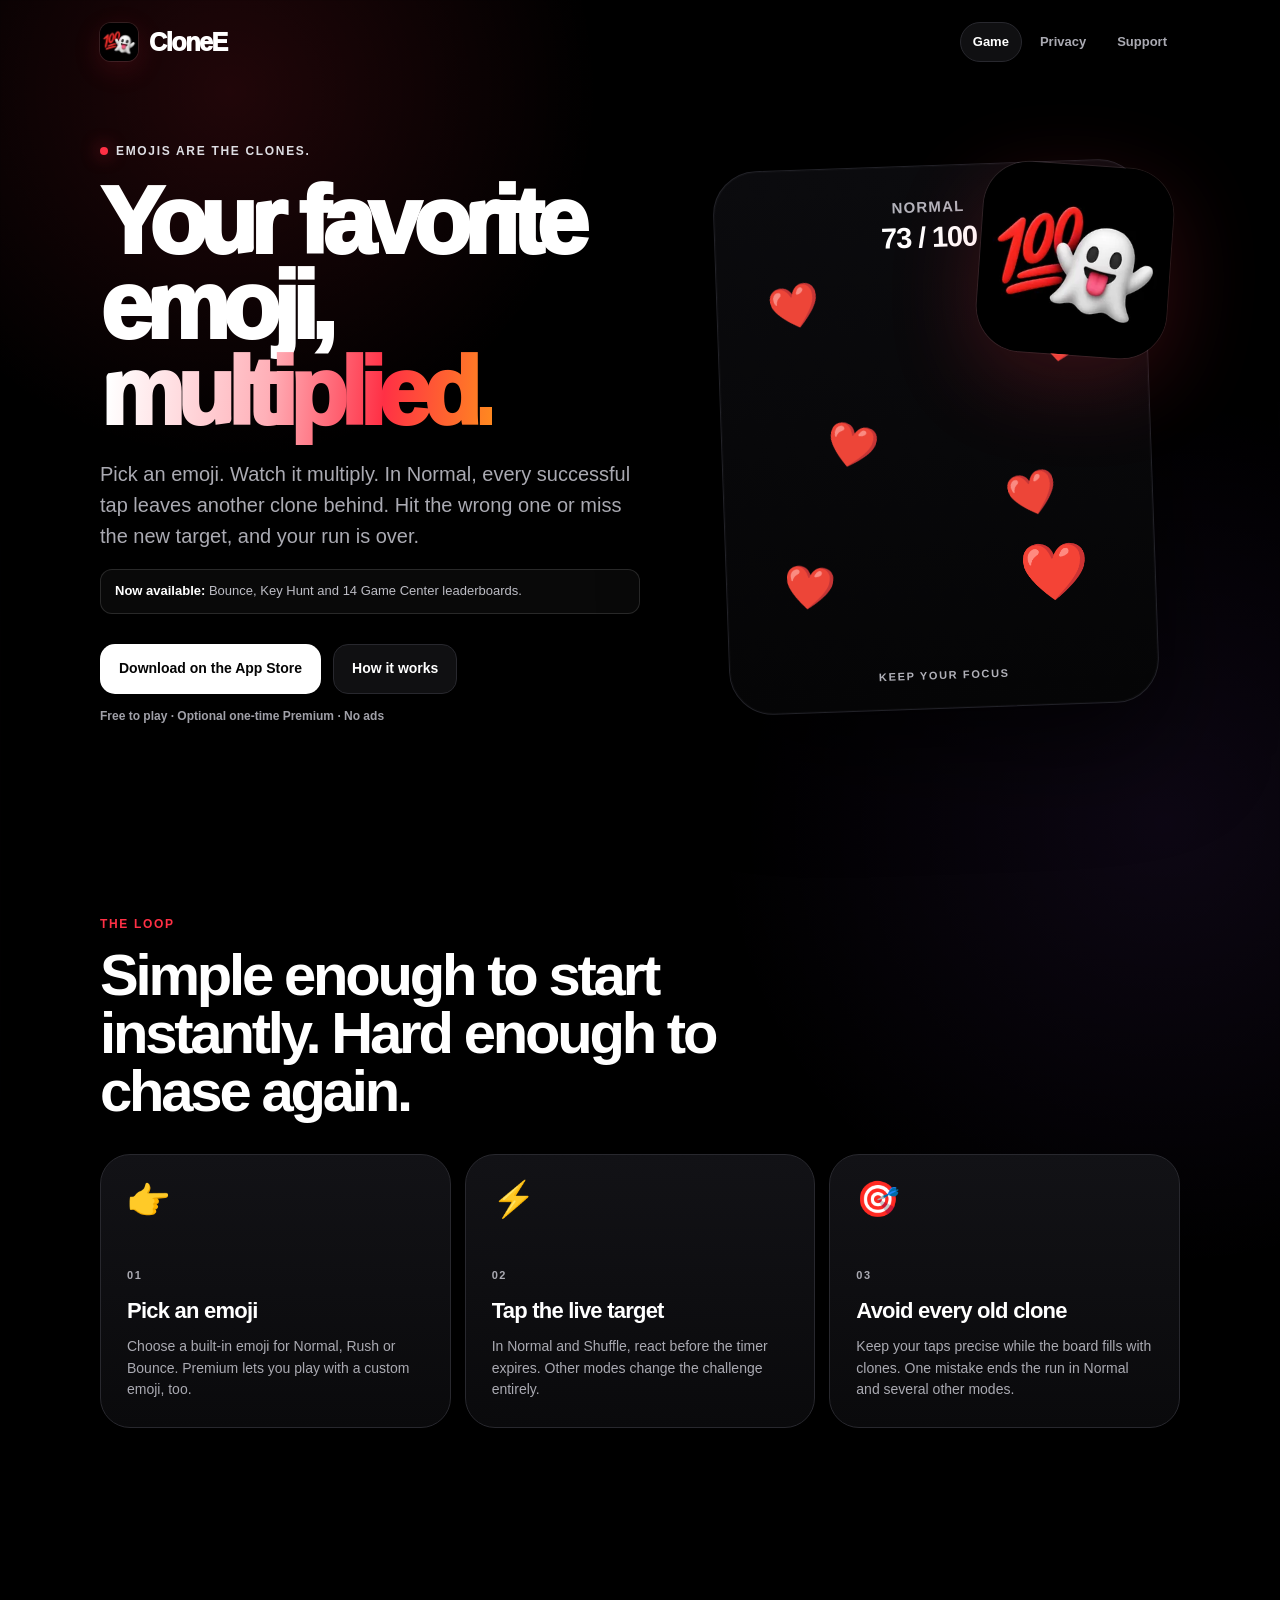
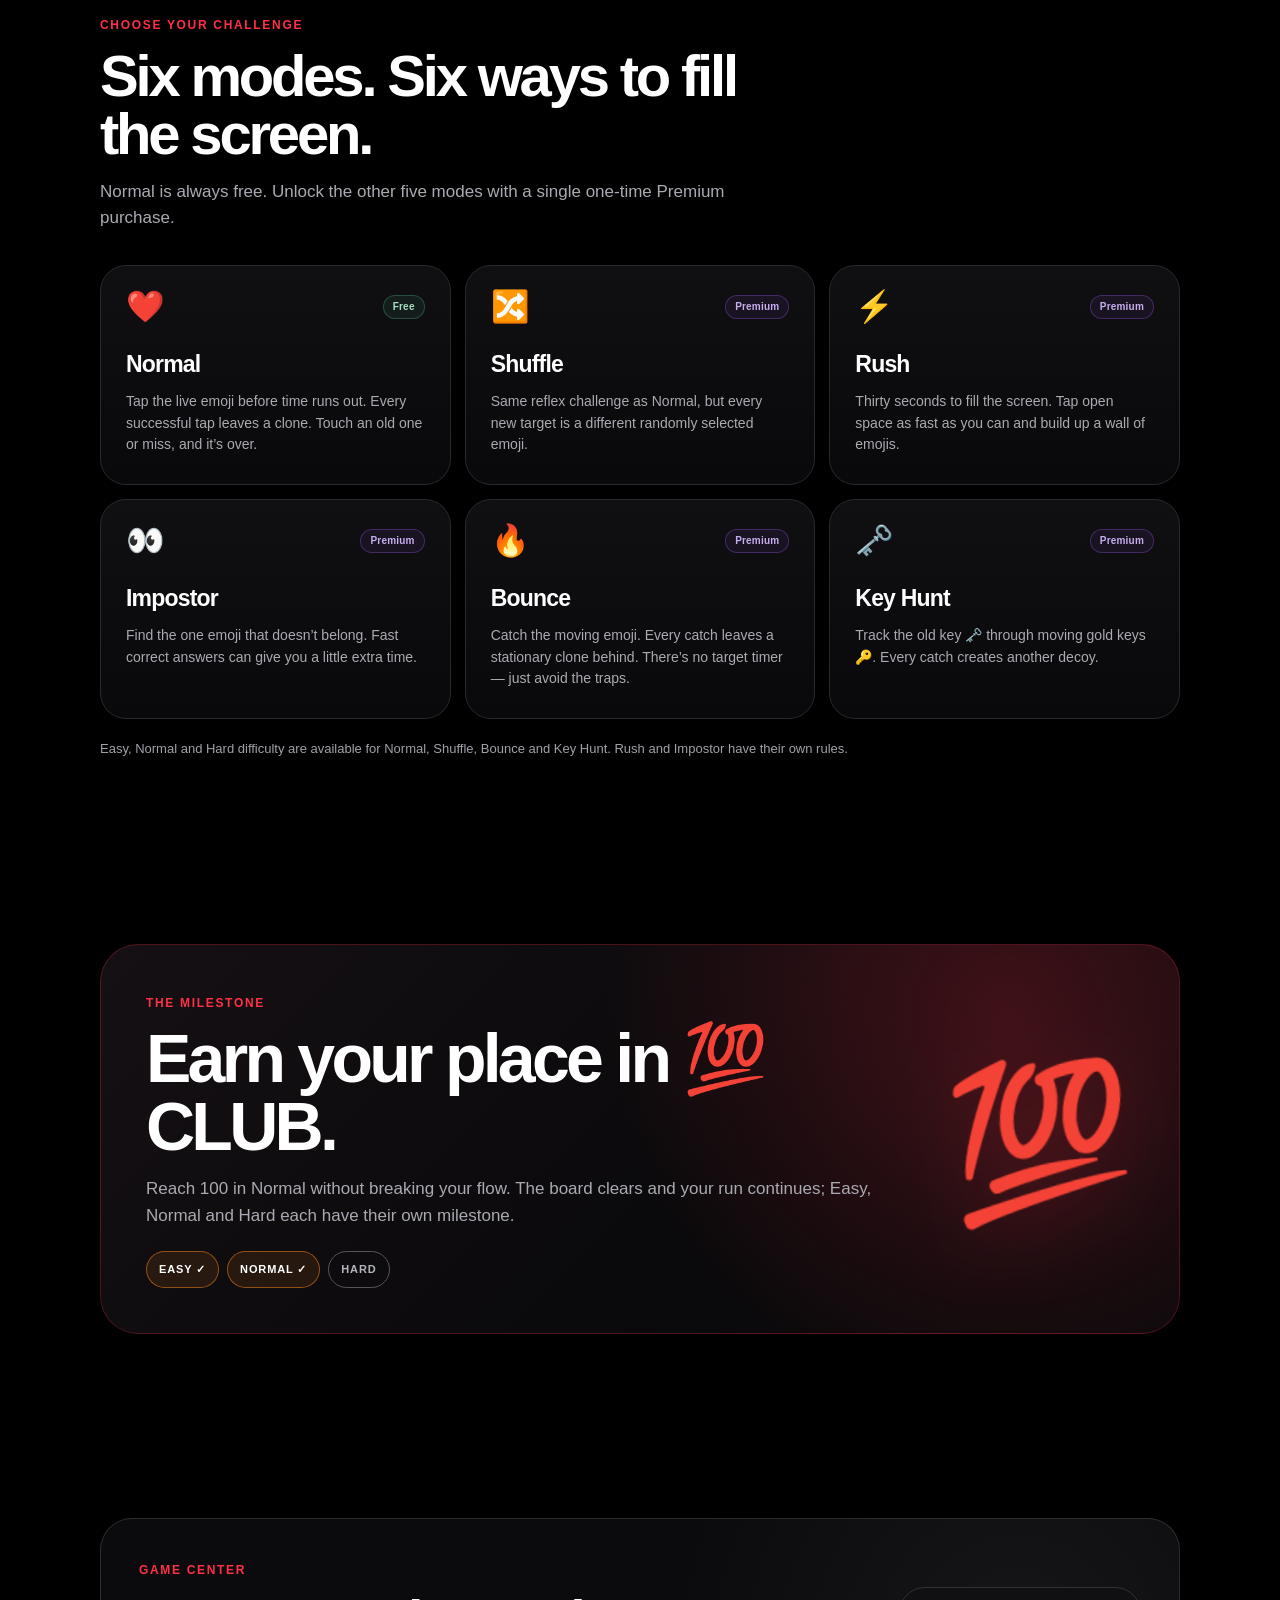
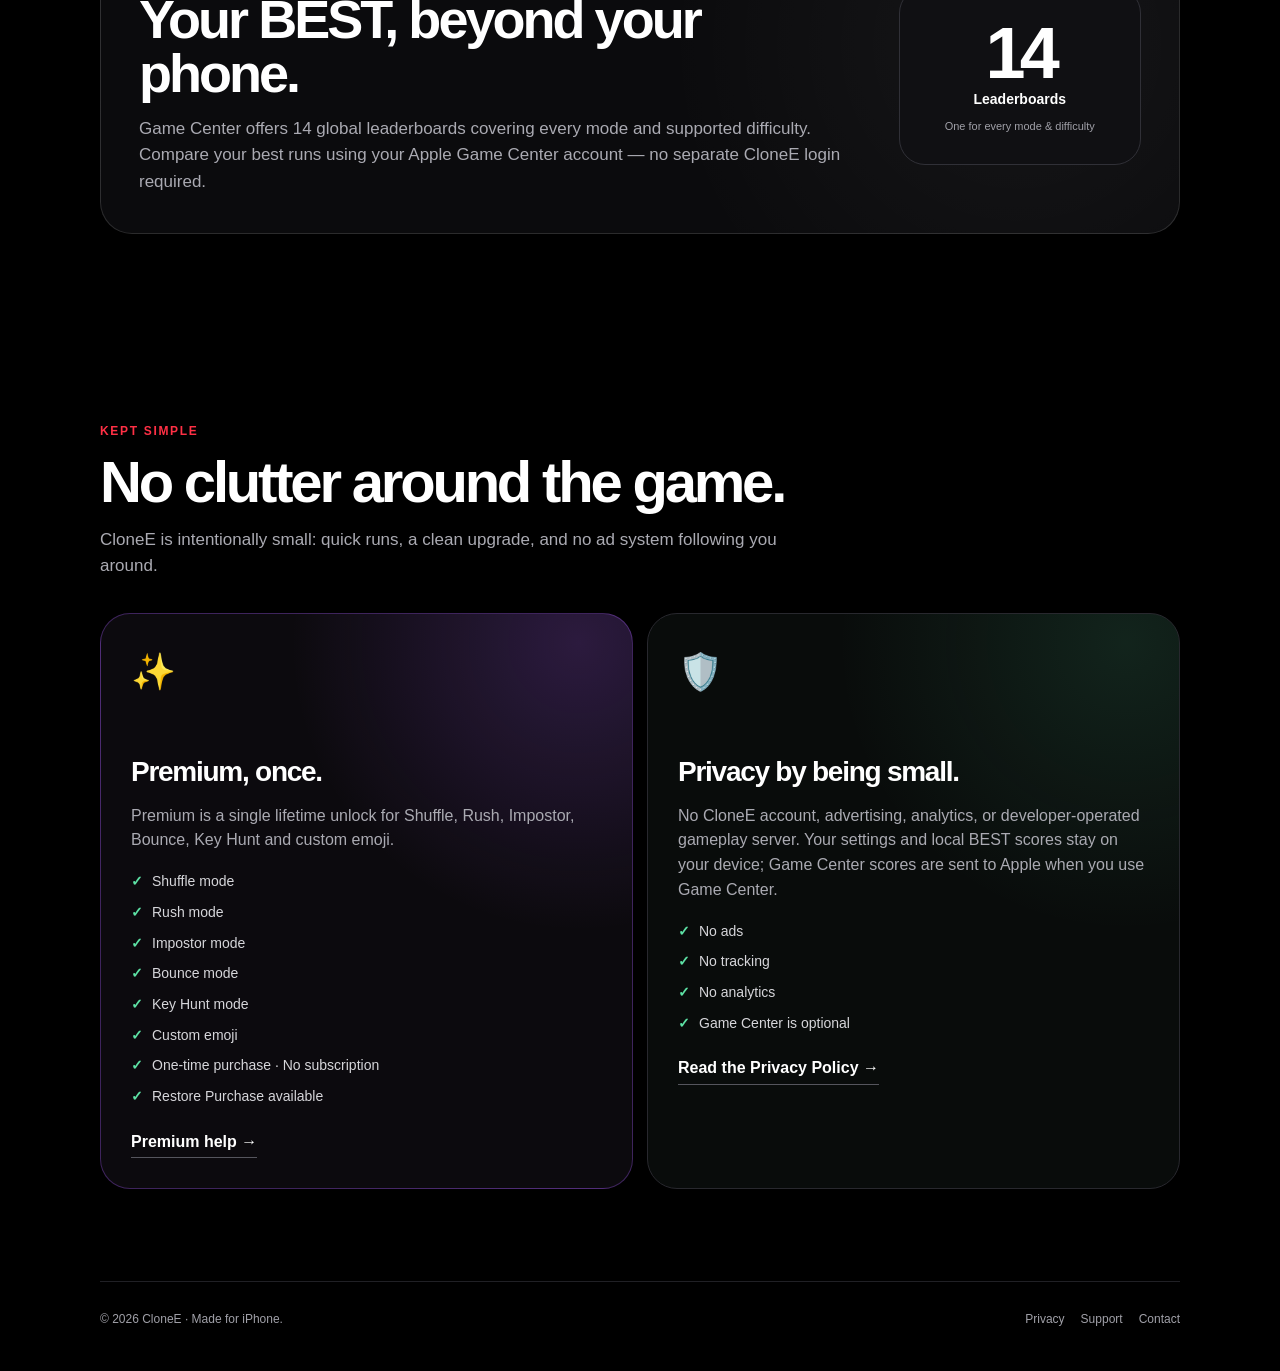
<file: index.html>
<!doctype html>
<html lang="en">
<head>
  <meta charset="utf-8">
  <meta name="viewport" content="width=device-width,initial-scale=1,viewport-fit=cover">
  <meta name="theme-color" content="#000000">
  <meta name="description" content="CloneE is a one-tap emoji game for iPhone. Your favorite emoji, multiplied. Six modes including Normal, Shuffle, Rush, Impostor, Bounce and Key Hunt, plus Game Center leaderboards.">
  <link rel="canonical" href="https://clonee.app/">
  <meta property="og:title" content="CloneE — Your favorite emoji, multiplied.">
  <meta property="og:description" content="Emojis are the clones. Play Normal free, or unlock five Premium modes. Includes Bounce, Key Hunt and Game Center leaderboards.">
  <meta property="og:type" content="website">
  <meta property="og:url" content="https://clonee.app/">
  <meta property="og:site_name" content="CloneE">
  <meta property="og:image" content="https://clonee.app/assets/app-icon.png">
  <meta property="og:image:alt" content="CloneE app icon">
  <meta name="twitter:card" content="summary">
  <meta name="twitter:title" content="CloneE — One tap. No mistakes.">
  <meta name="twitter:description" content="Your favorite emoji, multiplied. Six modes, one-time Premium, no ads. Play six modes and compete on Game Center leaderboards.">
  <meta name="twitter:image" content="https://clonee.app/assets/app-icon.png">
  <link rel="icon" type="image/png" href="assets/favicon.png">
  <link rel="apple-touch-icon" href="assets/apple-touch-icon.png">
  <link rel="stylesheet" href="styles.css">
  <title>CloneE — Emoji Reflex Game for iPhone</title>
  <script type="application/ld+json">
  {
    "@context": "https://schema.org",
    "@type": "SoftwareApplication",
    "name": "CloneE",
    "applicationCategory": "GameApplication",
    "operatingSystem": "iOS",
    "url": "https://clonee.app/",
    "downloadUrl": "https://apps.apple.com/app/id6813370508",
    "image": "https://clonee.app/assets/app-icon.png",
    "description": "CloneE is an iPhone emoji reflex game with six modes: Normal, Shuffle, Rush, Impostor, Bounce and Key Hunt. Normal is free. One-time Premium unlocks five extra modes and custom emoji. Includes optional Game Center leaderboards.",
    "offers": {
      "@type": "Offer",
      "price": "0",
      "priceCurrency": "USD"
    }
  }
  </script>
</head>
<body>
<a class="skip-link" href="#main">Skip to content</a>
<header class="shell topbar">
  <a class="brand" href="/" aria-label="CloneE home">
    <img class="brand-icon" src="assets/app-icon-80.webp" width="38" height="38" alt="">
    <span>CloneE</span>
  </a>
  <nav class="nav" aria-label="Main navigation">
    <a href="/" aria-current="page">Game</a>
    <a href="privacy.html">Privacy</a>
    <a href="support.html">Support</a>
  </nav>
</header>

<main id="main">
  <section class="shell hero">
    <div class="hero-copy">
      <span class="eyebrow"><span class="eyebrow-dot" aria-hidden="true"></span> Emojis are the clones.</span>
      <h1>Your favorite<br>emoji, <span class="accent">multiplied.</span></h1>
      <p class="lead">Pick an emoji. Watch it multiply. In Normal, every successful tap leaves another clone behind. Hit the wrong one or miss the new target, and your run is over.</p>
      <p class="release-note"><strong>Now available:</strong> Bounce, Key Hunt and 14 Game Center leaderboards.</p>
      <div class="actions">
        <a class="button primary" href="https://apps.apple.com/app/id6813370508" target="_blank" rel="noopener noreferrer" aria-label="Download CloneE on the App Store">Download on the App Store</a>
        <a class="button secondary" href="support.html">How it works</a>
      </div>
      <p class="micro">Free to play · Optional one-time Premium · No ads</p>
    </div>

    <div class="hero-art" aria-label="Stylized preview of CloneE gameplay">
      <div class="icon-wrap"><img class="app-icon" src="assets/app-icon-256.webp" srcset="assets/app-icon-256.webp 1x, assets/app-icon-400.webp 2x" width="400" height="400" alt="CloneE app icon"></div>
      <div class="game-card">
        <div class="game-score">NORMAL<strong>73 / 100</strong></div>
        <span class="clone c1" aria-hidden="true">❤️</span>
        <span class="clone c2" aria-hidden="true">❤️</span>
        <span class="clone c3" aria-hidden="true">❤️</span>
        <span class="clone c4" aria-hidden="true">❤️</span>
        <span class="clone c5" aria-hidden="true">❤️</span>
        <span class="target" aria-hidden="true">❤️</span>
        <span class="game-caption">keep your focus</span>
      </div>
    </div>
  </section>

  <section class="shell section" aria-labelledby="how-title">
    <div class="section-head">
      <span class="section-kicker">The loop</span>
      <h2 id="how-title">Simple enough to start instantly. Hard enough to chase again.</h2>
    </div>
    <div class="steps">
      <article class="step">
        <div class="step-emoji" aria-hidden="true">👉</div>
        <span class="step-number">01</span>
        <h3>Pick an emoji</h3>
        <p>Choose a built-in emoji for Normal, Rush or Bounce. Premium lets you play with a custom emoji, too.</p>
      </article>
      <article class="step">
        <div class="step-emoji" aria-hidden="true">⚡</div>
        <span class="step-number">02</span>
        <h3>Tap the live target</h3>
        <p>In Normal and Shuffle, react before the timer expires. Other modes change the challenge entirely.</p>
      </article>
      <article class="step">
        <div class="step-emoji" aria-hidden="true">🎯</div>
        <span class="step-number">03</span>
        <h3>Avoid every old clone</h3>
        <p>Keep your taps precise while the board fills with clones. One mistake ends the run in Normal and several other modes.</p>
      </article>
    </div>
  </section>

  <section class="shell section" id="modes" aria-labelledby="modes-title">
    <div class="section-head">
      <span class="section-kicker">Choose your challenge</span>
      <h2 id="modes-title">Six modes. Six ways to fill the screen.</h2>
      <p class="section-lead">Normal is always free. Unlock the other five modes with a single one-time Premium purchase.</p>
    </div>
    <div class="mode-grid">
      <article class="mode-card">
        <div class="mode-card-top"><span aria-hidden="true">❤️</span><span class="mode-tier free">Free</span></div>
        <h3>Normal</h3>
        <p>Tap the live emoji before time runs out. Every successful tap leaves a clone. Touch an old one or miss, and it’s over.</p>
      </article>
      <article class="mode-card">
        <div class="mode-card-top"><span aria-hidden="true">🔀</span><span class="mode-tier">Premium</span></div>
        <h3>Shuffle</h3>
        <p>Same reflex challenge as Normal, but every new target is a different randomly selected emoji.</p>
      </article>
      <article class="mode-card">
        <div class="mode-card-top"><span aria-hidden="true">⚡</span><span class="mode-tier">Premium</span></div>
        <h3>Rush</h3>
        <p>Thirty seconds to fill the screen. Tap open space as fast as you can and build up a wall of emojis.</p>
      </article>
      <article class="mode-card">
        <div class="mode-card-top"><span aria-hidden="true">👀</span><span class="mode-tier">Premium</span></div>
        <h3>Impostor</h3>
        <p>Find the one emoji that doesn’t belong. Fast correct answers can give you a little extra time.</p>
      </article>
      <article class="mode-card">
        <div class="mode-card-top"><span aria-hidden="true">🔥</span><span class="mode-tier">Premium</span></div>
        <h3>Bounce</h3>
        <p>Catch the moving emoji. Every catch leaves a stationary clone behind. There’s no target timer — just avoid the traps.</p>
      </article>
      <article class="mode-card">
        <div class="mode-card-top"><span aria-hidden="true">🗝️</span><span class="mode-tier">Premium</span></div>
        <h3>Key Hunt</h3>
        <p>Track the old key 🗝️ through moving gold keys 🔑. Every catch creates another decoy.</p>
      </article>
    </div>
    <p class="modes-footnote">Easy, Normal and Hard difficulty are available for Normal, Shuffle, Bounce and Key Hunt. Rush and Impostor have their own rules.</p>
  </section>

  <section class="shell section" aria-labelledby="club-title">
    <div class="club">
      <div>
        <span class="section-kicker">The milestone</span>
        <h2 id="club-title">Earn your place in 💯 CLUB.</h2>
        <p class="section-lead">Reach 100 in Normal without breaking your flow. The board clears and your run continues; Easy, Normal and Hard each have their own milestone.</p>
        <div class="mode-row" aria-label="100 Club difficulty examples">
          <span class="mode on">EASY ✓</span>
          <span class="mode on">NORMAL ✓</span>
          <span class="mode">HARD</span>
        </div>
      </div>
      <div class="club-mark" aria-hidden="true">💯</div>
    </div>
  </section>

  <section class="shell section" id="game-center" aria-labelledby="game-center-title">
    <div class="game-center-block">
      <div>
        <span class="section-kicker">Game Center</span>
        <h2 id="game-center-title">Your BEST, beyond your phone.</h2>
        <p class="section-lead">Game Center offers 14 global leaderboards covering every mode and supported difficulty. Compare your best runs using your Apple Game Center account — no separate CloneE login required.</p>
      </div>
      <div class="leaderboard-visual" aria-label="Fourteen Game Center leaderboards">
        <span class="leaderboard-number">14</span>
        <span class="leaderboard-caption">Leaderboards</span>
        <span class="leaderboard-detail">One for every mode &amp; difficulty</span>
      </div>
    </div>
  </section>

  <section class="shell section" aria-labelledby="simple-title">
    <div class="section-head">
      <span class="section-kicker">Kept simple</span>
      <h2 id="simple-title">No clutter around the game.</h2>
      <p class="section-lead">CloneE is intentionally small: quick runs, a clean upgrade, and no ad system following you around.</p>
    </div>
    <div class="split">
      <article class="feature-card premium">
        <div class="card-icon" aria-hidden="true">✨</div>
        <h3>Premium, once.</h3>
        <p>Premium is a single lifetime unlock for Shuffle, Rush, Impostor, Bounce, Key Hunt and custom emoji.</p>
        <ul class="feature-list">
          <li>Shuffle mode</li>
          <li>Rush mode</li>
          <li>Impostor mode</li>
          <li>Bounce mode</li>
          <li>Key Hunt mode</li>
          <li>Custom emoji</li>
          <li>One-time purchase · No subscription</li>
          <li>Restore Purchase available</li>
        </ul>
        <a class="text-link" href="support.html#premium">Premium help →</a>
      </article>
      <article class="feature-card privacy">
        <div class="card-icon" aria-hidden="true">🛡️</div>
        <h3>Privacy by being small.</h3>
        <p>No CloneE account, advertising, analytics, or developer-operated gameplay server. Your settings and local BEST scores stay on your device; Game Center scores are sent to Apple when you use Game Center.</p>
        <ul class="feature-list">
          <li>No ads</li>
          <li>No tracking</li>
          <li>No analytics</li>
          <li>Game Center is optional</li>
        </ul>
        <a class="text-link" href="privacy.html">Read the Privacy Policy →</a>
      </article>
    </div>
  </section>
</main>

<footer class="shell footer">
  <span>© 2026 CloneE · Made for iPhone.</span>
  <span class="footer-links">
    <a href="privacy.html">Privacy</a>
    <a href="support.html">Support</a>
    <a href="mailto:support@clonee.app">Contact</a>
  </span>
</footer>
</body>
</html>
</file>
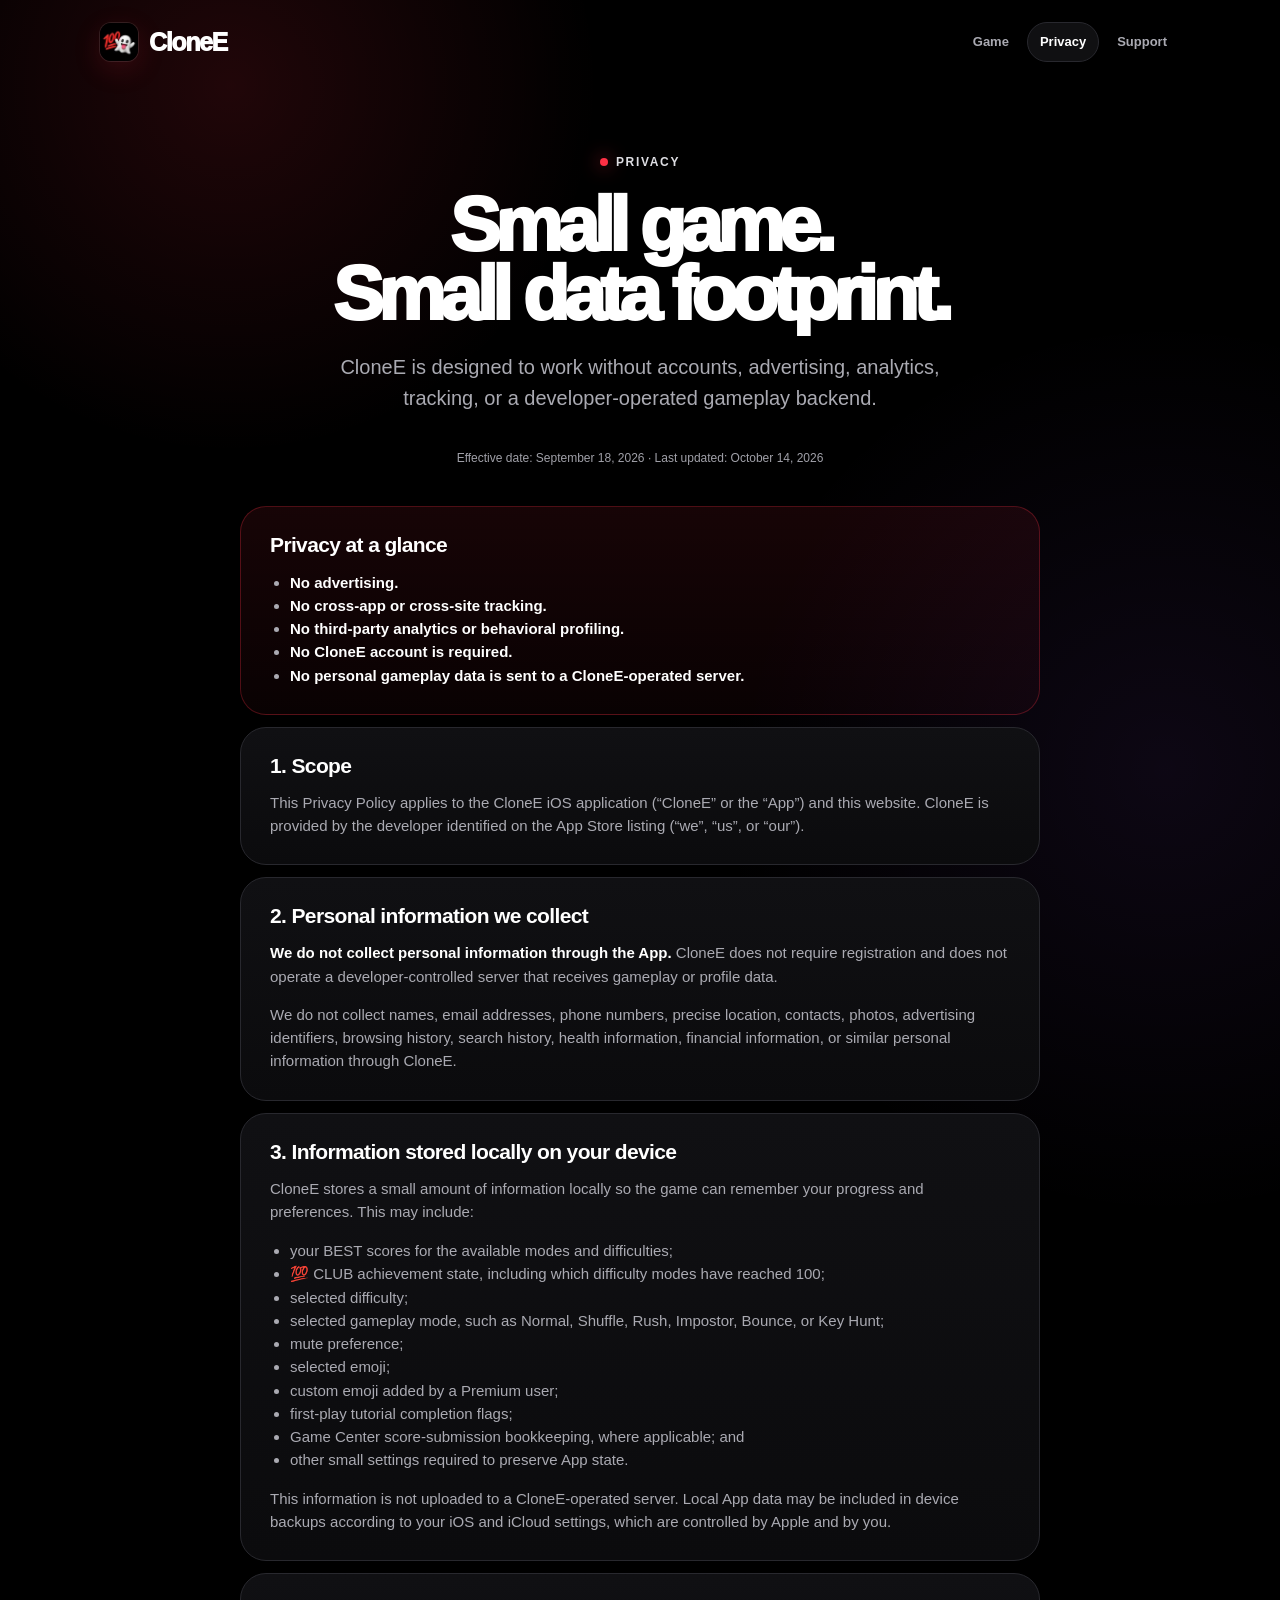
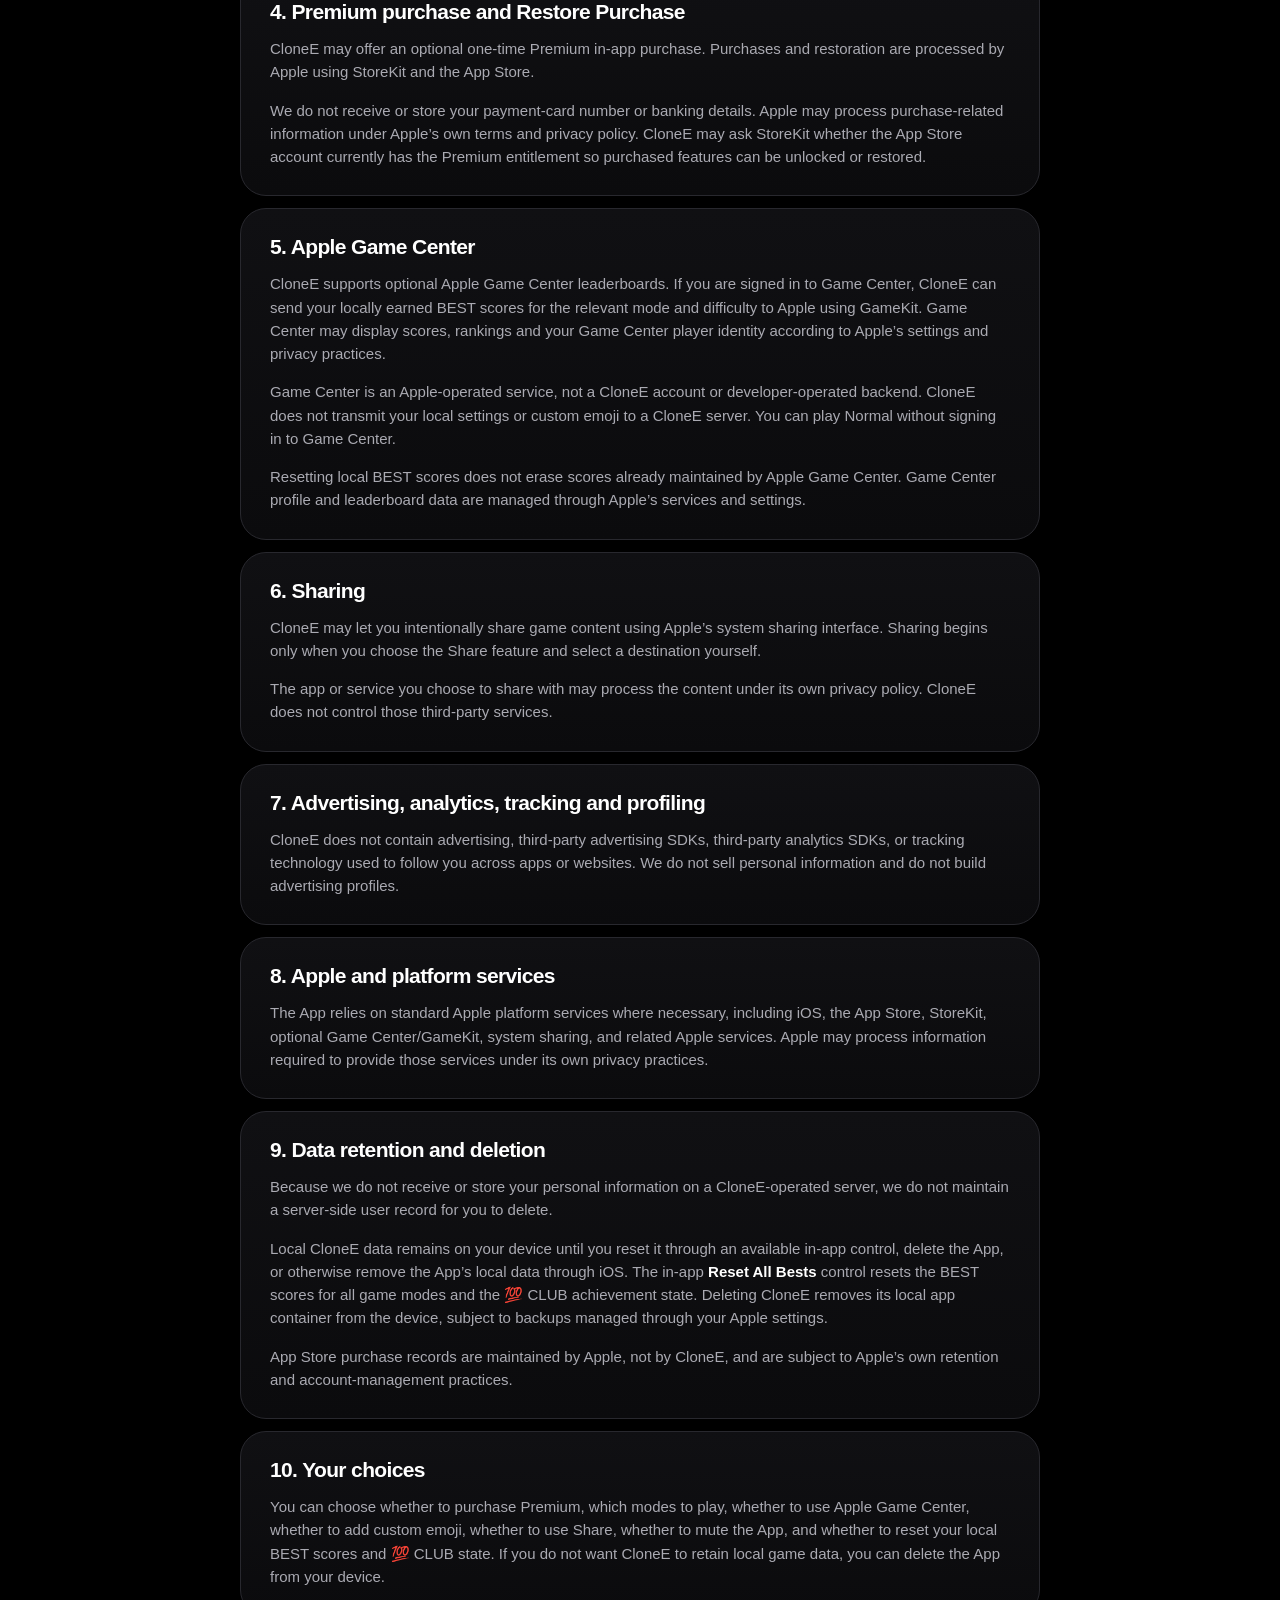
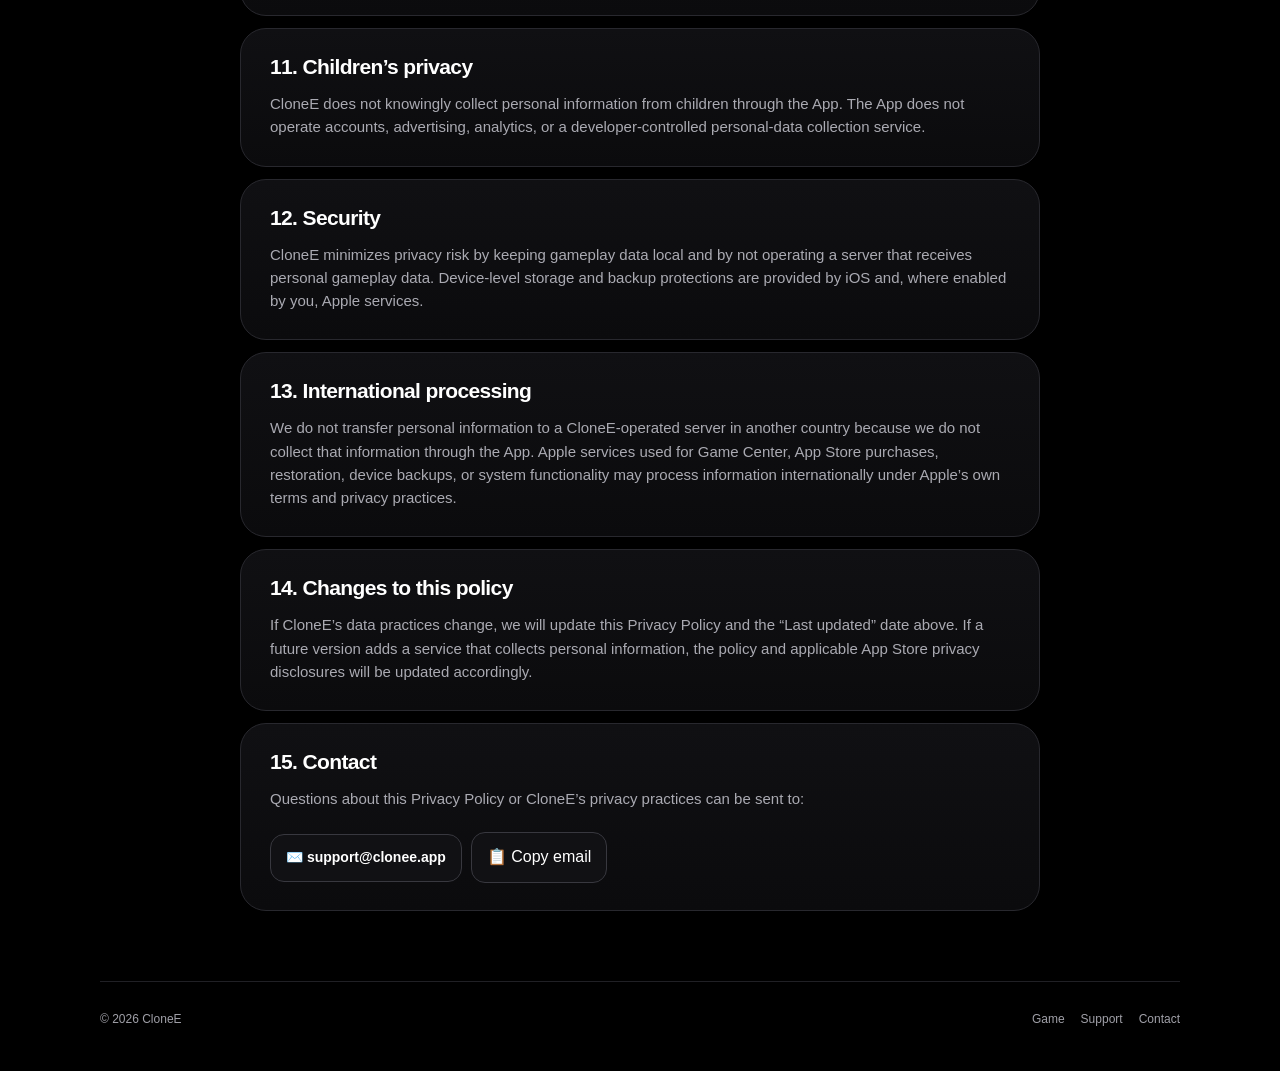
<file: privacy.html>
<!doctype html>
<html lang="en">
<head>
  <meta charset="utf-8">
  <meta name="viewport" content="width=device-width,initial-scale=1,viewport-fit=cover">
  <meta name="theme-color" content="#000000">
  <meta name="description" content="CloneE Privacy Policy: no CloneE account, ads, tracking or analytics. Settings and scores are stored locally; optional Game Center scores use Apple services.">
  <link rel="canonical" href="https://clonee.app/privacy.html">
  <meta property="og:title" content="Privacy Policy — CloneE">
  <meta property="og:description" content="Learn how CloneE keeps its data footprint small, with no accounts, ads, tracking, or third-party analytics.">
  <meta property="og:type" content="website">
  <meta property="og:url" content="https://clonee.app/privacy.html">
  <meta property="og:site_name" content="CloneE">
  <meta property="og:image" content="https://clonee.app/assets/app-icon.png">
  <link rel="icon" type="image/png" href="assets/favicon.png">
  <link rel="apple-touch-icon" href="assets/apple-touch-icon.png">
  <link rel="stylesheet" href="styles.css">
  <title>Privacy Policy — CloneE</title>
</head>
<body>
<a class="skip-link" href="#main">Skip to content</a>
<header class="shell topbar">
  <a class="brand" href="/" aria-label="CloneE home">
    <img class="brand-icon" src="assets/app-icon-80.webp" width="38" height="38" alt="">
    <span>CloneE</span>
  </a>
  <nav class="nav" aria-label="Main navigation">
    <a href="/">Game</a>
    <a href="privacy.html" aria-current="page">Privacy</a>
    <a href="support.html">Support</a>
  </nav>
</header>

<main id="main" class="reading">
  <section class="page-hero">
    <span class="eyebrow"><span class="eyebrow-dot" aria-hidden="true"></span> Privacy</span>
    <h1>Small game.<br>Small data footprint.</h1>
    <p class="lead">CloneE is designed to work without accounts, advertising, analytics, tracking, or a developer-operated gameplay backend.</p>
  </section>
  <p class="meta">Effective date: September 18, 2026 · Last updated: October 14, 2026</p>

  <div class="content-stack">
    <section class="content-card highlight">
      <h2>Privacy at a glance</h2>
      <ul>
        <li><strong>No advertising.</strong></li>
        <li><strong>No cross-app or cross-site tracking.</strong></li>
        <li><strong>No third-party analytics or behavioral profiling.</strong></li>
        <li><strong>No CloneE account is required.</strong></li>
        <li><strong>No personal gameplay data is sent to a CloneE-operated server.</strong></li>
      </ul>
    </section>

    <section class="content-card">
      <h2>1. Scope</h2>
      <p>This Privacy Policy applies to the CloneE iOS application (“CloneE” or the “App”) and this website. CloneE is provided by the developer identified on the App Store listing (“we”, “us”, or “our”).</p>
    </section>

    <section class="content-card">
      <h2>2. Personal information we collect</h2>
      <p><strong>We do not collect personal information through the App.</strong> CloneE does not require registration and does not operate a developer-controlled server that receives gameplay or profile data.</p>
      <p>We do not collect names, email addresses, phone numbers, precise location, contacts, photos, advertising identifiers, browsing history, search history, health information, financial information, or similar personal information through CloneE.</p>
    </section>

    <section class="content-card">
      <h2>3. Information stored locally on your device</h2>
      <p>CloneE stores a small amount of information locally so the game can remember your progress and preferences. This may include:</p>
      <ul>
        <li>your BEST scores for the available modes and difficulties;</li>
        <li>💯 CLUB achievement state, including which difficulty modes have reached 100;</li>
        <li>selected difficulty;</li>
        <li>selected gameplay mode, such as Normal, Shuffle, Rush, Impostor, Bounce, or Key Hunt;</li>
        <li>mute preference;</li>
        <li>selected emoji;</li>
        <li>custom emoji added by a Premium user;</li>
        <li>first-play tutorial completion flags;</li>
        <li>Game Center score-submission bookkeeping, where applicable; and</li>
        <li>other small settings required to preserve App state.</li>
      </ul>
      <p>This information is not uploaded to a CloneE-operated server. Local App data may be included in device backups according to your iOS and iCloud settings, which are controlled by Apple and by you.</p>
    </section>

    <section class="content-card">
      <h2>4. Premium purchase and Restore Purchase</h2>
      <p>CloneE may offer an optional one-time Premium in-app purchase. Purchases and restoration are processed by Apple using StoreKit and the App Store.</p>
      <p>We do not receive or store your payment-card number or banking details. Apple may process purchase-related information under Apple’s own terms and privacy policy. CloneE may ask StoreKit whether the App Store account currently has the Premium entitlement so purchased features can be unlocked or restored.</p>
    </section>

    <section class="content-card">
      <h2>5. Apple Game Center</h2>
      <p>CloneE supports optional Apple Game Center leaderboards. If you are signed in to Game Center, CloneE can send your locally earned BEST scores for the relevant mode and difficulty to Apple using GameKit. Game Center may display scores, rankings and your Game Center player identity according to Apple’s settings and privacy practices.</p>
      <p>Game Center is an Apple-operated service, not a CloneE account or developer-operated backend. CloneE does not transmit your local settings or custom emoji to a CloneE server. You can play Normal without signing in to Game Center.</p>
      <p>Resetting local BEST scores does not erase scores already maintained by Apple Game Center. Game Center profile and leaderboard data are managed through Apple’s services and settings.</p>
    </section>

    <section class="content-card">
      <h2>6. Sharing</h2>
      <p>CloneE may let you intentionally share game content using Apple’s system sharing interface. Sharing begins only when you choose the Share feature and select a destination yourself.</p>
      <p>The app or service you choose to share with may process the content under its own privacy policy. CloneE does not control those third-party services.</p>
    </section>

    <section class="content-card">
      <h2>7. Advertising, analytics, tracking and profiling</h2>
      <p>CloneE does not contain advertising, third-party advertising SDKs, third-party analytics SDKs, or tracking technology used to follow you across apps or websites. We do not sell personal information and do not build advertising profiles.</p>
    </section>

    <section class="content-card">
      <h2>8. Apple and platform services</h2>
      <p>The App relies on standard Apple platform services where necessary, including iOS, the App Store, StoreKit, optional Game Center/GameKit, system sharing, and related Apple services. Apple may process information required to provide those services under its own privacy practices.</p>
    </section>

    <section class="content-card">
      <h2>9. Data retention and deletion</h2>
      <p>Because we do not receive or store your personal information on a CloneE-operated server, we do not maintain a server-side user record for you to delete.</p>
      <p>Local CloneE data remains on your device until you reset it through an available in-app control, delete the App, or otherwise remove the App’s local data through iOS. The in-app <strong>Reset All Bests</strong> control resets the BEST scores for all game modes and the 💯 CLUB achievement state. Deleting CloneE removes its local app container from the device, subject to backups managed through your Apple settings.</p>
      <p>App Store purchase records are maintained by Apple, not by CloneE, and are subject to Apple’s own retention and account-management practices.</p>
    </section>

    <section class="content-card">
      <h2>10. Your choices</h2>
      <p>You can choose whether to purchase Premium, which modes to play, whether to use Apple Game Center, whether to add custom emoji, whether to use Share, whether to mute the App, and whether to reset your local BEST scores and 💯 CLUB state. If you do not want CloneE to retain local game data, you can delete the App from your device.</p>
    </section>

    <section class="content-card">
      <h2>11. Children’s privacy</h2>
      <p>CloneE does not knowingly collect personal information from children through the App. The App does not operate accounts, advertising, analytics, or a developer-controlled personal-data collection service.</p>
    </section>

    <section class="content-card">
      <h2>12. Security</h2>
      <p>CloneE minimizes privacy risk by keeping gameplay data local and by not operating a server that receives personal gameplay data. Device-level storage and backup protections are provided by iOS and, where enabled by you, Apple services.</p>
    </section>

    <section class="content-card">
      <h2>13. International processing</h2>
      <p>We do not transfer personal information to a CloneE-operated server in another country because we do not collect that information through the App. Apple services used for Game Center, App Store purchases, restoration, device backups, or system functionality may process information internationally under Apple’s own terms and privacy practices.</p>
    </section>

    <section class="content-card">
      <h2>14. Changes to this policy</h2>
      <p>If CloneE’s data practices change, we will update this Privacy Policy and the “Last updated” date above. If a future version adds a service that collects personal information, the policy and applicable App Store privacy disclosures will be updated accordingly.</p>
    </section>

    <section class="content-card">
      <h2>15. Contact</h2>
      <p>Questions about this Privacy Policy or CloneE’s privacy practices can be sent to:</p>
      <div class="contact-actions">
        <a class="contact-button" href="mailto:support@clonee.app">✉️ support@clonee.app</a>
        <button class="contact-button copy-email" type="button" data-copy-email="support@clonee.app">📋 Copy email</button>
      </div>
    </section>
  </div>
</main>

<footer class="shell footer">
  <span>© 2026 CloneE</span>
  <span class="footer-links">
    <a href="/">Game</a>
    <a href="support.html">Support</a>
    <a href="mailto:support@clonee.app">Contact</a>
  </span>
</footer>
<script src="email-copy.js"></script>
</body>
</html>
</file>
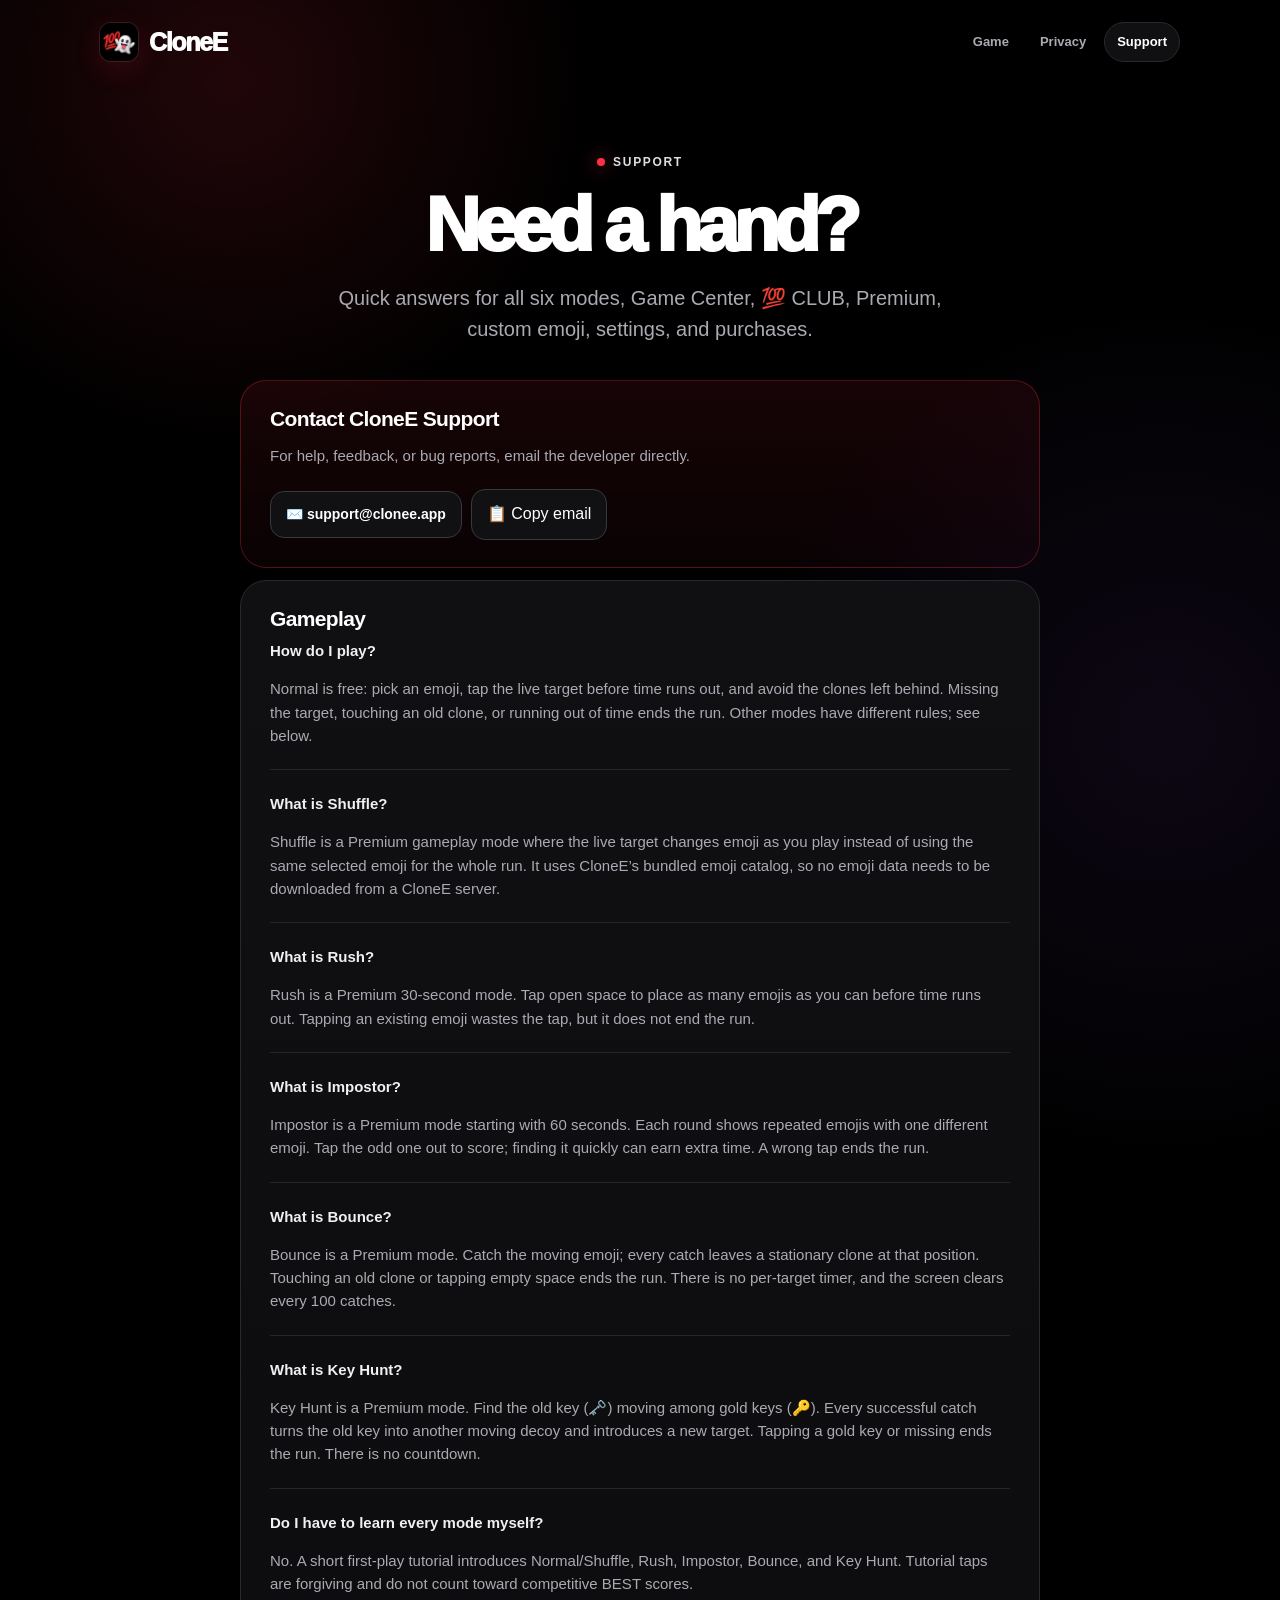
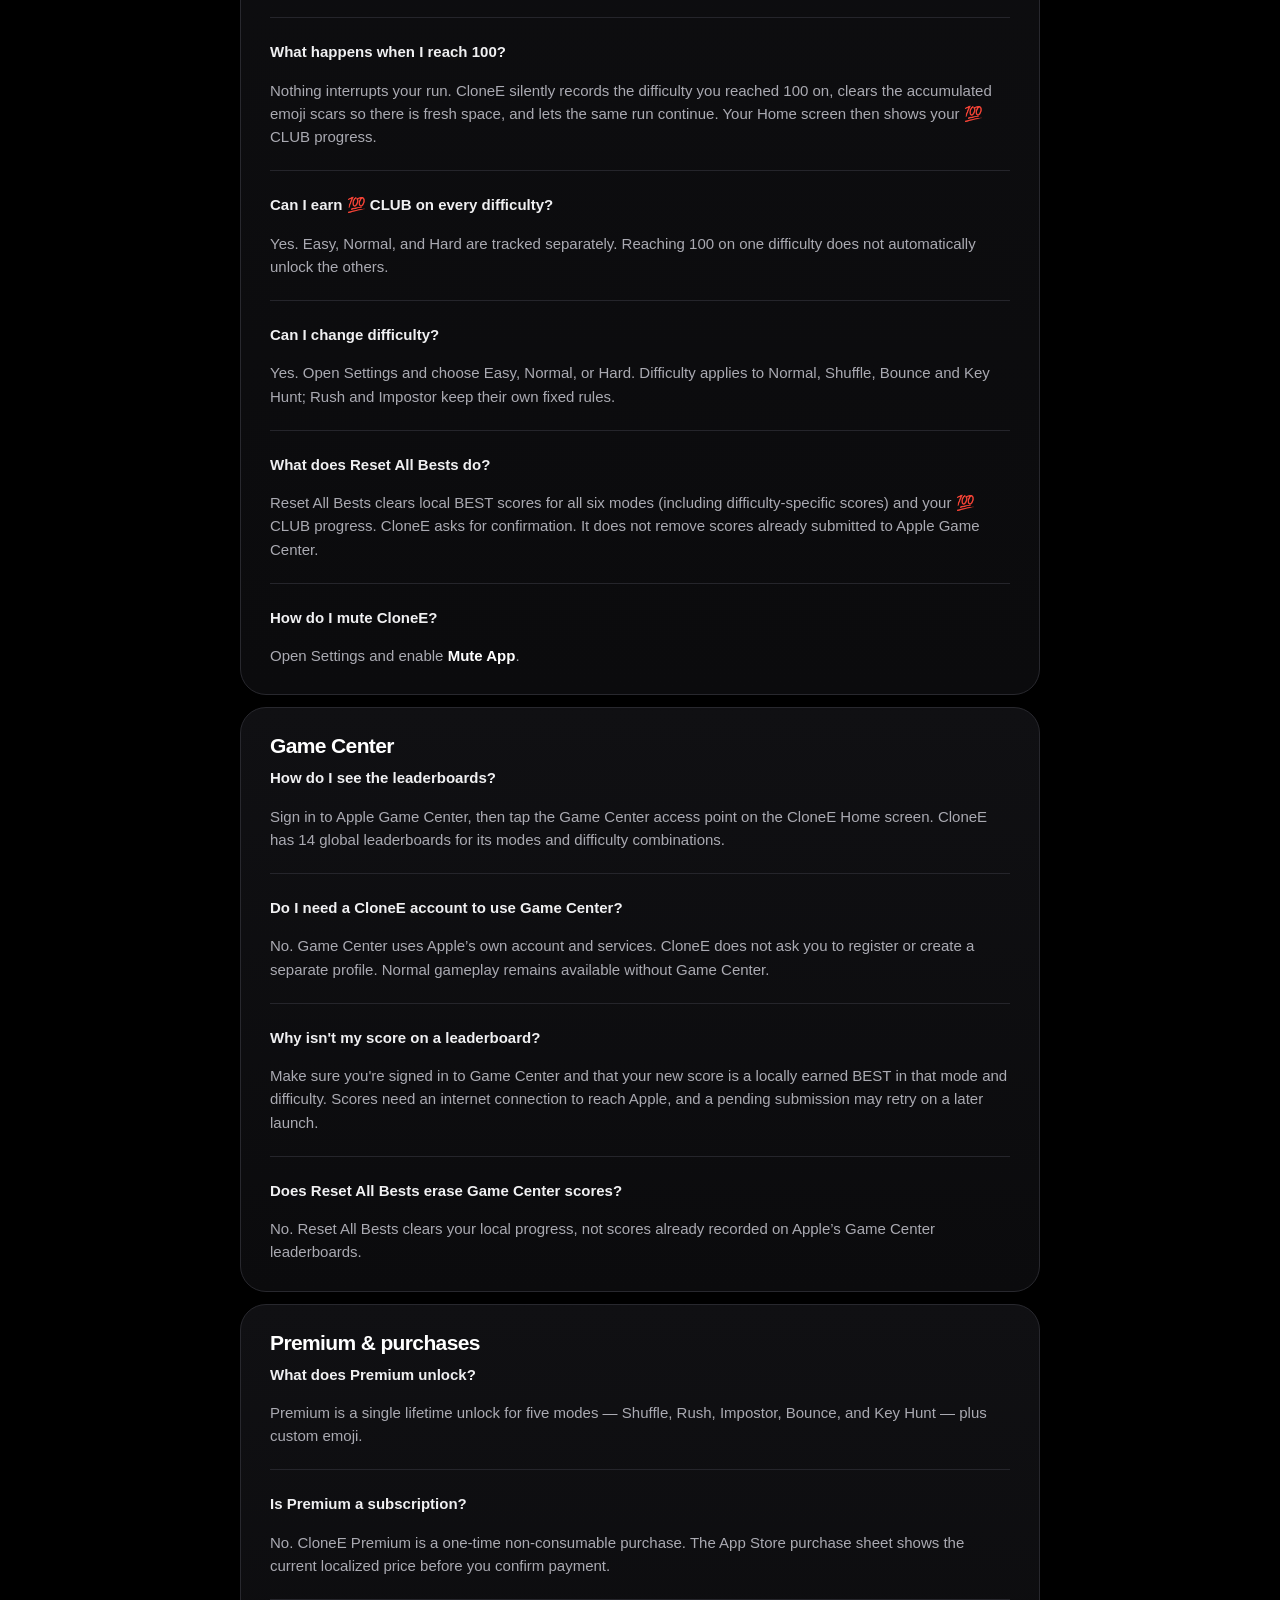
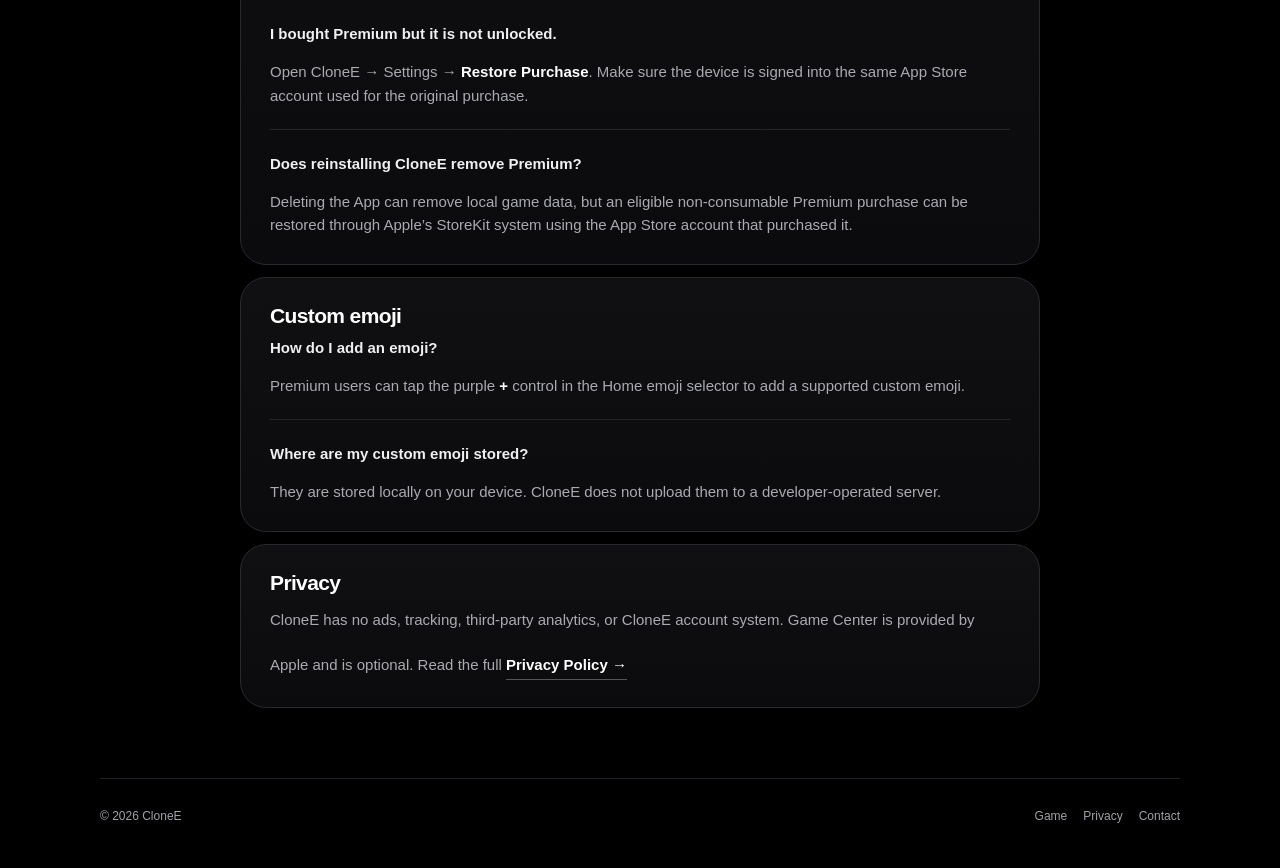
<file: support.html>
<!doctype html>
<html lang="en">
<head>
  <meta charset="utf-8">
  <meta name="viewport" content="width=device-width,initial-scale=1,viewport-fit=cover">
  <meta name="theme-color" content="#000000">
  <meta name="description" content="CloneE support for all six modes, 100 CLUB, Game Center leaderboards, difficulty, Premium, custom emoji, purchases, and settings.">
  <link rel="canonical" href="https://clonee.app/support.html">
  <meta property="og:title" content="Support — CloneE">
  <meta property="og:description" content="Help for CloneE’s six modes, Game Center, 100 CLUB, Premium, custom emoji, and Restore Purchase.">
  <meta property="og:type" content="website">
  <meta property="og:url" content="https://clonee.app/support.html">
  <meta property="og:site_name" content="CloneE">
  <meta property="og:image" content="https://clonee.app/assets/app-icon.png">
  <link rel="icon" type="image/png" href="assets/favicon.png">
  <link rel="apple-touch-icon" href="assets/apple-touch-icon.png">
  <link rel="stylesheet" href="styles.css">
  <title>Support — CloneE</title>
</head>
<body>
<a class="skip-link" href="#main">Skip to content</a>
<header class="shell topbar">
  <a class="brand" href="/" aria-label="CloneE home">
    <img class="brand-icon" src="assets/app-icon-80.webp" width="38" height="38" alt="">
    <span>CloneE</span>
  </a>
  <nav class="nav" aria-label="Main navigation">
    <a href="/">Game</a>
    <a href="privacy.html">Privacy</a>
    <a href="support.html" aria-current="page">Support</a>
  </nav>
</header>

<main id="main" class="reading">
  <section class="page-hero">
    <span class="eyebrow"><span class="eyebrow-dot" aria-hidden="true"></span> Support</span>
    <h1>Need a hand?</h1>
    <p class="lead">Quick answers for all six modes, Game Center, 💯 CLUB, Premium, custom emoji, settings, and purchases.</p>
  </section>

  <div class="content-stack">
    <section class="content-card highlight">
      <h2>Contact CloneE Support</h2>
      <p>For help, feedback, or bug reports, email the developer directly.</p>
      <div class="contact-actions">
        <a class="contact-button" href="mailto:support@clonee.app">✉️ support@clonee.app</a>
        <button class="contact-button copy-email" type="button" data-copy-email="support@clonee.app">📋 Copy email</button>
      </div>
    </section>

    <section class="content-card">
      <h2>Gameplay</h2>
      <div class="faq">
        <h3>How do I play?</h3>
        <p>Normal is free: pick an emoji, tap the live target before time runs out, and avoid the clones left behind. Missing the target, touching an old clone, or running out of time ends the run. Other modes have different rules; see below.</p>
      </div>
      <div class="faq">
        <h3>What is Shuffle?</h3>
        <p>Shuffle is a Premium gameplay mode where the live target changes emoji as you play instead of using the same selected emoji for the whole run. It uses CloneE’s bundled emoji catalog, so no emoji data needs to be downloaded from a CloneE server.</p>
      </div>
      <div class="faq">
        <h3>What is Rush?</h3>
        <p>Rush is a Premium 30-second mode. Tap open space to place as many emojis as you can before time runs out. Tapping an existing emoji wastes the tap, but it does not end the run.</p>
      </div>
      <div class="faq">
        <h3>What is Impostor?</h3>
        <p>Impostor is a Premium mode starting with 60 seconds. Each round shows repeated emojis with one different emoji. Tap the odd one out to score; finding it quickly can earn extra time. A wrong tap ends the run.</p>
      </div>
      <div class="faq">
        <h3>What is Bounce?</h3>
        <p>Bounce is a Premium mode. Catch the moving emoji; every catch leaves a stationary clone at that position. Touching an old clone or tapping empty space ends the run. There is no per-target timer, and the screen clears every 100 catches.</p>
      </div>
      <div class="faq">
        <h3>What is Key Hunt?</h3>
        <p>Key Hunt is a Premium mode. Find the old key (🗝️) moving among gold keys (🔑). Every successful catch turns the old key into another moving decoy and introduces a new target. Tapping a gold key or missing ends the run. There is no countdown.</p>
      </div>
      <div class="faq">
        <h3>Do I have to learn every mode myself?</h3>
        <p>No. A short first-play tutorial introduces Normal/Shuffle, Rush, Impostor, Bounce, and Key Hunt. Tutorial taps are forgiving and do not count toward competitive BEST scores.</p>
      </div>
      <div class="faq">
        <h3>What happens when I reach 100?</h3>
        <p>Nothing interrupts your run. CloneE silently records the difficulty you reached 100 on, clears the accumulated emoji scars so there is fresh space, and lets the same run continue. Your Home screen then shows your 💯 CLUB progress.</p>
      </div>
      <div class="faq">
        <h3>Can I earn 💯 CLUB on every difficulty?</h3>
        <p>Yes. Easy, Normal, and Hard are tracked separately. Reaching 100 on one difficulty does not automatically unlock the others.</p>
      </div>
      <div class="faq">
        <h3>Can I change difficulty?</h3>
        <p>Yes. Open Settings and choose Easy, Normal, or Hard. Difficulty applies to Normal, Shuffle, Bounce and Key Hunt; Rush and Impostor keep their own fixed rules.</p>
      </div>
      <div class="faq">
        <h3>What does Reset All Bests do?</h3>
        <p>Reset All Bests clears local BEST scores for all six modes (including difficulty-specific scores) and your 💯 CLUB progress. CloneE asks for confirmation. It does not remove scores already submitted to Apple Game Center.</p>
      </div>
      <div class="faq">
        <h3>How do I mute CloneE?</h3>
        <p>Open Settings and enable <strong>Mute App</strong>.</p>
      </div>
    </section>

    <section class="content-card" id="game-center">
      <h2>Game Center</h2>
      <div class="faq">
        <h3>How do I see the leaderboards?</h3>
        <p>Sign in to Apple Game Center, then tap the Game Center access point on the CloneE Home screen. CloneE has 14 global leaderboards for its modes and difficulty combinations.</p>
      </div>
      <div class="faq">
        <h3>Do I need a CloneE account to use Game Center?</h3>
        <p>No. Game Center uses Apple’s own account and services. CloneE does not ask you to register or create a separate profile. Normal gameplay remains available without Game Center.</p>
      </div>
      <div class="faq">
        <h3>Why isn't my score on a leaderboard?</h3>
        <p>Make sure you're signed in to Game Center and that your new score is a locally earned BEST in that mode and difficulty. Scores need an internet connection to reach Apple, and a pending submission may retry on a later launch.</p>
      </div>
      <div class="faq">
        <h3>Does Reset All Bests erase Game Center scores?</h3>
        <p>No. Reset All Bests clears your local progress, not scores already recorded on Apple’s Game Center leaderboards.</p>
      </div>
    </section>

    <section class="content-card" id="premium">
      <h2>Premium & purchases</h2>
      <div class="faq">
        <h3>What does Premium unlock?</h3>
        <p>Premium is a single lifetime unlock for five modes — Shuffle, Rush, Impostor, Bounce, and Key Hunt — plus custom emoji.</p>
      </div>
      <div class="faq">
        <h3>Is Premium a subscription?</h3>
        <p>No. CloneE Premium is a one-time non-consumable purchase. The App Store purchase sheet shows the current localized price before you confirm payment.</p>
      </div>
      <div class="faq">
        <h3>I bought Premium but it is not unlocked.</h3>
        <p>Open CloneE → Settings → <strong>Restore Purchase</strong>. Make sure the device is signed into the same App Store account used for the original purchase.</p>
      </div>
      <div class="faq">
        <h3>Does reinstalling CloneE remove Premium?</h3>
        <p>Deleting the App can remove local game data, but an eligible non-consumable Premium purchase can be restored through Apple’s StoreKit system using the App Store account that purchased it.</p>
      </div>
    </section>

    <section class="content-card">
      <h2>Custom emoji</h2>
      <div class="faq">
        <h3>How do I add an emoji?</h3>
        <p>Premium users can tap the purple <strong>+</strong> control in the Home emoji selector to add a supported custom emoji.</p>
      </div>
      <div class="faq">
        <h3>Where are my custom emoji stored?</h3>
        <p>They are stored locally on your device. CloneE does not upload them to a developer-operated server.</p>
      </div>
    </section>

    <section class="content-card">
      <h2>Privacy</h2>
      <p>CloneE has no ads, tracking, third-party analytics, or CloneE account system. Game Center is provided by Apple and is optional. Read the full <a class="text-link" href="privacy.html">Privacy Policy →</a></p>
    </section>
  </div>
</main>

<footer class="shell footer">
  <span>© 2026 CloneE</span>
  <span class="footer-links">
    <a href="/">Game</a>
    <a href="privacy.html">Privacy</a>
    <a href="mailto:support@clonee.app">Contact</a>
  </span>
</footer>
<script src="email-copy.js"></script>
</body>
</html>
</file>
<file: styles.css>
:root{
  --bg:#000;
  --surface:#0b0b0d;
  --surface-2:#111114;
  --surface-3:#17171b;
  --text:#fff;
  --muted:#aaaab2;
  --dim:#a0a0a8;
  --line:#28282e;
  --red:#ff3045;
  --orange:#ff8a1f;
  --purple:#a95cff;
  --green:#5de2a5;
  --max:1080px;
  --reading:800px;
}
*{box-sizing:border-box}
html{background:var(--bg);color-scheme:dark;scroll-behavior:smooth}
body{
  margin:0;
  color:var(--text);
  background:
    radial-gradient(circle at 18% 2%,rgba(255,48,69,.13),transparent 23rem),
    radial-gradient(circle at 91% 18%,rgba(169,92,255,.08),transparent 28rem),
    var(--bg);
  font-family:-apple-system,BlinkMacSystemFont,"SF Pro Display","SF Pro Text","Segoe UI",sans-serif;
  -webkit-font-smoothing:antialiased;
  line-height:1.55;
}
a{color:inherit}
img{max-width:100%;display:block}
button,a{-webkit-tap-highlight-color:transparent}
::selection{background:rgba(255,48,69,.34);color:#fff}
.skip-link{position:fixed;left:16px;top:-80px;z-index:99;padding:10px 14px;border-radius:12px;background:#fff;color:#000;font-weight:850;text-decoration:none}
.skip-link:focus{top:16px}
.shell{width:min(calc(100% - 34px),var(--max));margin:0 auto}
.reading{width:min(calc(100% - 34px),var(--reading));margin:0 auto}
.topbar{height:84px;display:flex;align-items:center;justify-content:space-between;gap:18px}
.brand{display:inline-flex;align-items:center;gap:11px;text-decoration:none;font-size:25px;font-weight:950;letter-spacing:-.055em}
.brand-icon{width:38px;height:38px;border-radius:11px;box-shadow:0 0 0 1px rgba(255,255,255,.10),0 8px 28px rgba(255,48,69,.15)}
.nav{display:flex;align-items:center;gap:5px}
.nav a{padding:9px 12px;border-radius:999px;text-decoration:none;color:var(--muted);font-size:13px;font-weight:800;border:1px solid transparent;transition:.18s ease}
.nav a:hover,.nav a[aria-current="page"]{color:#fff;background:#101012;border-color:var(--line)}
.nav a:focus-visible,.button:focus-visible,.text-link:focus-visible,.contact-button:focus-visible{outline:3px solid rgba(255,255,255,.9);outline-offset:3px}

.hero{min-height:610px;display:grid;grid-template-columns:1.05fr .95fr;align-items:center;gap:52px;padding:54px 0 82px}
.eyebrow{display:inline-flex;align-items:center;gap:8px;color:#dedee3;font-size:12px;font-weight:900;letter-spacing:.14em;text-transform:uppercase}
.eyebrow-dot{width:8px;height:8px;border-radius:50%;background:var(--red);box-shadow:0 0 18px rgba(255,48,69,.8)}
h1{margin:16px 0 0;font-size:clamp(54px,8vw,94px);line-height:.91;letter-spacing:-.075em;font-weight:950}
.hero h1 .accent{background:linear-gradient(95deg,#fff 3%,#ffb0b8 43%,#ff3045 72%,#ff8a1f);background-clip:text;-webkit-background-clip:text;color:transparent}
.lead{max-width:630px;margin:24px 0 0;color:var(--muted);font-size:clamp(17px,2vw,20px)}
.actions{display:flex;align-items:center;gap:12px;flex-wrap:wrap;margin-top:30px}
.button{display:inline-flex;align-items:center;justify-content:center;min-height:50px;padding:0 18px;border-radius:15px;text-decoration:none;font-weight:900;font-size:14px;border:1px solid transparent}
.button.primary{background:#fff;color:#050505}
.button.primary:hover{background:#eee}
.button.secondary{background:#101012;border-color:var(--line);color:#fff}
.micro{margin-top:13px;color:var(--dim);font-size:12px;font-weight:700}

.hero-art{position:relative;min-height:480px;display:grid;place-items:center}
.icon-wrap{position:absolute;right:2%;top:0;width:min(42%,190px);z-index:3;transform:rotate(4deg)}
.app-icon{width:100%;height:auto;aspect-ratio:1/1;object-fit:contain;border-radius:24%;box-shadow:0 26px 90px rgba(255,48,69,.20),0 0 0 1px rgba(255,255,255,.09)}
.game-card{position:relative;width:min(100%,430px);aspect-ratio:.79;border:1px solid #222228;border-radius:44px;background:linear-gradient(180deg,#0b0b0e,#050506);overflow:hidden;box-shadow:0 35px 110px rgba(0,0,0,.7),inset 0 0 0 1px rgba(255,255,255,.025);transform:rotate(-2deg)}
.game-score{position:absolute;top:29px;left:0;right:0;text-align:center;font-size:15px;color:#b4b4bc;font-weight:850;letter-spacing:.08em}
.game-score strong{color:#fff;font-size:29px;display:block;letter-spacing:-.04em;margin-top:-3px}
.clone{position:absolute;font-size:clamp(29px,5vw,42px);filter:saturate(.95)}
.clone.c1{left:12%;top:19%;transform:rotate(-12deg)}
.clone.c2{right:14%;top:27%;transform:rotate(9deg)}
.clone.c3{left:24%;top:45%;transform:rotate(15deg)}
.clone.c4{right:22%;top:55%;transform:rotate(-13deg)}
.clone.c5{left:13%;bottom:17%;transform:rotate(7deg)}
.target{position:absolute;right:13%;bottom:16%;font-size:56px;display:grid;place-items:center;width:90px;height:90px}
.game-caption{position:absolute;bottom:24px;left:0;right:0;text-align:center;color:#b1b1b9;font-size:11px;font-weight:850;letter-spacing:.15em;text-transform:uppercase}

.release-note{max-width:570px;margin:17px 0 0;padding:11px 14px;border:1px solid rgba(255,255,255,.13);border-radius:12px;color:#bdbdc5;background:rgba(255,255,255,.035);font-size:13px}
.release-note strong{color:#fff}

.section{padding:92px 0}
.section-head{max-width:700px;margin-bottom:34px}
.section-kicker{color:var(--red);font-size:12px;font-weight:900;letter-spacing:.14em;text-transform:uppercase}
h2{font-size:clamp(36px,5vw,58px);line-height:1;letter-spacing:-.055em;margin:10px 0 0}
.section-lead{margin:16px 0 0;color:var(--muted);font-size:17px}
.steps{display:grid;grid-template-columns:repeat(3,1fr);gap:14px}
.step{min-height:230px;padding:26px;border:1px solid var(--line);border-radius:30px;background:linear-gradient(180deg,#121216,#0a0a0c)}
.step-emoji{font-size:35px;line-height:1;margin-bottom:46px}
.step-number{color:#aaaab2;font-size:11px;font-weight:900;letter-spacing:.14em}
.step h3{margin:7px 0 8px;font-size:22px;letter-spacing:-.035em}
.step p{margin:0;color:var(--muted);font-size:14px}

.mode-grid{display:grid;grid-template-columns:repeat(3,minmax(0,1fr));gap:14px}
.mode-card{display:flex;flex-direction:column;min-height:220px;padding:25px;border:1px solid var(--line);border-radius:26px;background:linear-gradient(180deg,#101013,#09090b)}
.mode-card-top{display:flex;align-items:center;justify-content:space-between;gap:12px;font-size:31px;line-height:1}
.mode-tier{display:inline-flex;align-items:center;padding:6px 9px;border-radius:999px;border:1px solid rgba(169,92,255,.3);font-size:10px;font-weight:850;letter-spacing:.02em;color:#c7afed;background:rgba(169,92,255,.07);white-space:nowrap}
.mode-tier.free{color:#a9dec4;border-color:rgba(93,226,165,.25);background:rgba(93,226,165,.07)}
.mode-card h3{margin:25px 0 8px;font-size:23px;font-weight:850;letter-spacing:-.035em}
.mode-card p{margin:0;color:var(--muted);font-size:14px}
.modes-footnote{margin:20px 0 0;color:var(--dim);font-size:13px}
.game-center-block{display:grid;grid-template-columns:1.5fr .5fr;align-items:center;gap:32px;padding:38px;border:1px solid rgba(255,255,255,.13);border-radius:32px;background:radial-gradient(circle at 85% 40%,rgba(255,255,255,.045),transparent 22rem),#0b0b0d}
.game-center-block h2{font-size:clamp(33px,5vw,54px)}
.leaderboard-visual{display:flex;flex-direction:column;align-items:center;justify-content:center;min-height:178px;border:1px solid #303037;border-radius:26px;background:#101013;text-align:center}
.leaderboard-number{font-size:72px;font-weight:900;letter-spacing:-.08em;line-height:1}
.leaderboard-caption{font-size:14px;font-weight:850;color:#fff}
.leaderboard-detail{margin:7px 12px 0;font-size:11px;color:var(--dim)}

.club{position:relative;overflow:hidden;border:1px solid rgba(255,48,69,.26);border-radius:38px;background:radial-gradient(circle at 84% 18%,rgba(255,48,69,.22),transparent 25rem),linear-gradient(135deg,#151013,#0a090b 58%);padding:45px;display:grid;grid-template-columns:1fr auto;gap:28px;align-items:center}
.club-mark{font-size:clamp(78px,13vw,150px);line-height:1;filter:drop-shadow(0 17px 35px rgba(255,48,69,.20));transform:rotate(-5deg)}
.club h2{font-size:clamp(40px,6vw,68px)}
.mode-row{display:flex;gap:8px;flex-wrap:wrap;margin-top:22px}
.mode{padding:9px 12px;border-radius:999px;border:1px solid #55555d;color:#b4b4bd;font-size:11px;font-weight:900;letter-spacing:.08em}
.mode.on{color:#fff;border-color:rgba(255,138,31,.5);background:rgba(255,138,31,.10)}

.split{display:grid;grid-template-columns:1fr 1fr;gap:14px}
.feature-card{border:1px solid var(--line);border-radius:30px;padding:30px;background:#0b0b0e}
.feature-card.premium{background:radial-gradient(circle at 90% 5%,rgba(169,92,255,.20),transparent 18rem),#0c0a0e;border-color:rgba(169,92,255,.32)}
.feature-card.privacy{background:radial-gradient(circle at 90% 5%,rgba(93,226,165,.11),transparent 18rem),#090c0b}
.card-icon{font-size:36px;margin-bottom:50px}
.feature-card h3{font-size:28px;letter-spacing:-.045em;margin:0 0 10px}
.feature-card p{color:var(--muted);margin:0 0 18px}
.feature-list{display:grid;gap:9px;margin:18px 0 0;padding:0;list-style:none;color:#d6d6da;font-size:14px}
.feature-list li::before{content:"✓";color:var(--green);font-weight:950;margin-right:9px}
.text-link{display:inline-flex;margin-top:22px;color:#fff;text-decoration:none;font-weight:900;border-bottom:1px solid #55555d;padding-bottom:3px}
.text-link:hover{border-color:#fff}

.page-hero{padding:65px 0 35px;text-align:center}
.page-hero h1{font-size:clamp(48px,8vw,76px)}
.page-hero .lead{margin-left:auto;margin-right:auto}
.meta{text-align:center;color:var(--dim);font-size:12px;margin:0 0 38px}
.content-stack{display:grid;gap:12px;padding-bottom:70px}
.content-card{border:1px solid var(--line);background:linear-gradient(180deg,#101013,#0b0b0d);border-radius:26px;padding:27px 29px}
.content-card.highlight{border-color:rgba(255,48,69,.28);background:linear-gradient(180deg,rgba(255,48,69,.09),rgba(255,48,69,.035))}
.content-card h2{font-size:21px;letter-spacing:-.03em;margin:0 0 10px}
.content-card h3{font-size:15px;margin:23px 0 6px;color:#f0f0f2}
.content-card p,.content-card li{color:var(--muted);font-size:15px}
.content-card p:last-child{margin-bottom:0}
.content-card ul{padding-left:20px;margin-bottom:0}
.content-card strong{color:#fff}
.contact-button{display:inline-flex;align-items:center;gap:8px;margin-top:7px;padding:12px 15px;border:1px solid #38383f;background:#111114;border-radius:14px;text-decoration:none;font-weight:900;font-size:14px}
.contact-button:hover{border-color:#666670}
.contact-actions{display:flex;align-items:center;gap:9px;flex-wrap:wrap}
button.contact-button{font:inherit;color:inherit;cursor:pointer}
.copy-email.copied{border-color:rgba(93,226,165,.65);color:var(--green)}
.faq h3{margin-top:0}
.faq + .faq{border-top:1px solid #25252b;padding-top:22px;margin-top:22px}

.footer{display:flex;align-items:flex-start;justify-content:space-between;gap:20px;flex-wrap:wrap;border-top:1px solid #202025;padding:28px 0 42px;color:#a0a0a8;font-size:12px}
.footer-links{display:flex;gap:16px;flex-wrap:wrap}
.footer a{text-decoration:none}.footer a:hover{color:#fff}

@media(max-width:820px){
  .hero{grid-template-columns:1fr;gap:38px;padding-top:28px}
  .hero-copy{text-align:center}.hero-copy .lead{margin-left:auto;margin-right:auto}.actions{justify-content:center}
  .hero-art{min-height:430px}.game-card{width:min(88%,400px)}.icon-wrap{right:8%;width:145px}
  .steps{grid-template-columns:1fr}.step{min-height:0}.step-emoji{margin-bottom:24px}
  .mode-grid{grid-template-columns:repeat(2,minmax(0,1fr))}
  .game-center-block{grid-template-columns:1fr}.leaderboard-visual{min-height:140px}
  .split{grid-template-columns:1fr}
  .club{grid-template-columns:1fr;text-align:center}.club-mark{grid-row:1;margin:auto}.mode-row{justify-content:center}
}
@media(max-width:560px){
  .shell,.reading{width:min(calc(100% - 22px),var(--max))}
  .topbar{height:72px}.brand{font-size:22px}.brand-icon{width:34px;height:34px}
  .nav a{padding:8px 8px;font-size:12px}
  .hero{min-height:auto;padding:33px 0 70px}h1{font-size:58px}.lead{font-size:16px}
  .hero-art{min-height:390px}.game-card{border-radius:35px}.icon-wrap{right:3%;width:125px}
  .target{width:76px;height:76px;font-size:48px}
  .section{padding:68px 0}.club{padding:30px 20px;border-radius:30px}.club-mark{font-size:100px}
  .feature-card,.step,.content-card{border-radius:23px;padding:23px 21px}
  .release-note{margin-left:auto;margin-right:auto}
  .mode-grid{grid-template-columns:1fr}
  .mode-card{min-height:0;border-radius:23px}
  .game-center-block{padding:24px;border-radius:24px}
  .page-hero{padding-top:45px}.page-hero h1{font-size:50px}.meta{margin-bottom:28px}
}
@media(prefers-reduced-motion:reduce){html{scroll-behavior:auto}*{transition:none!important;animation:none!important}}
</file>
